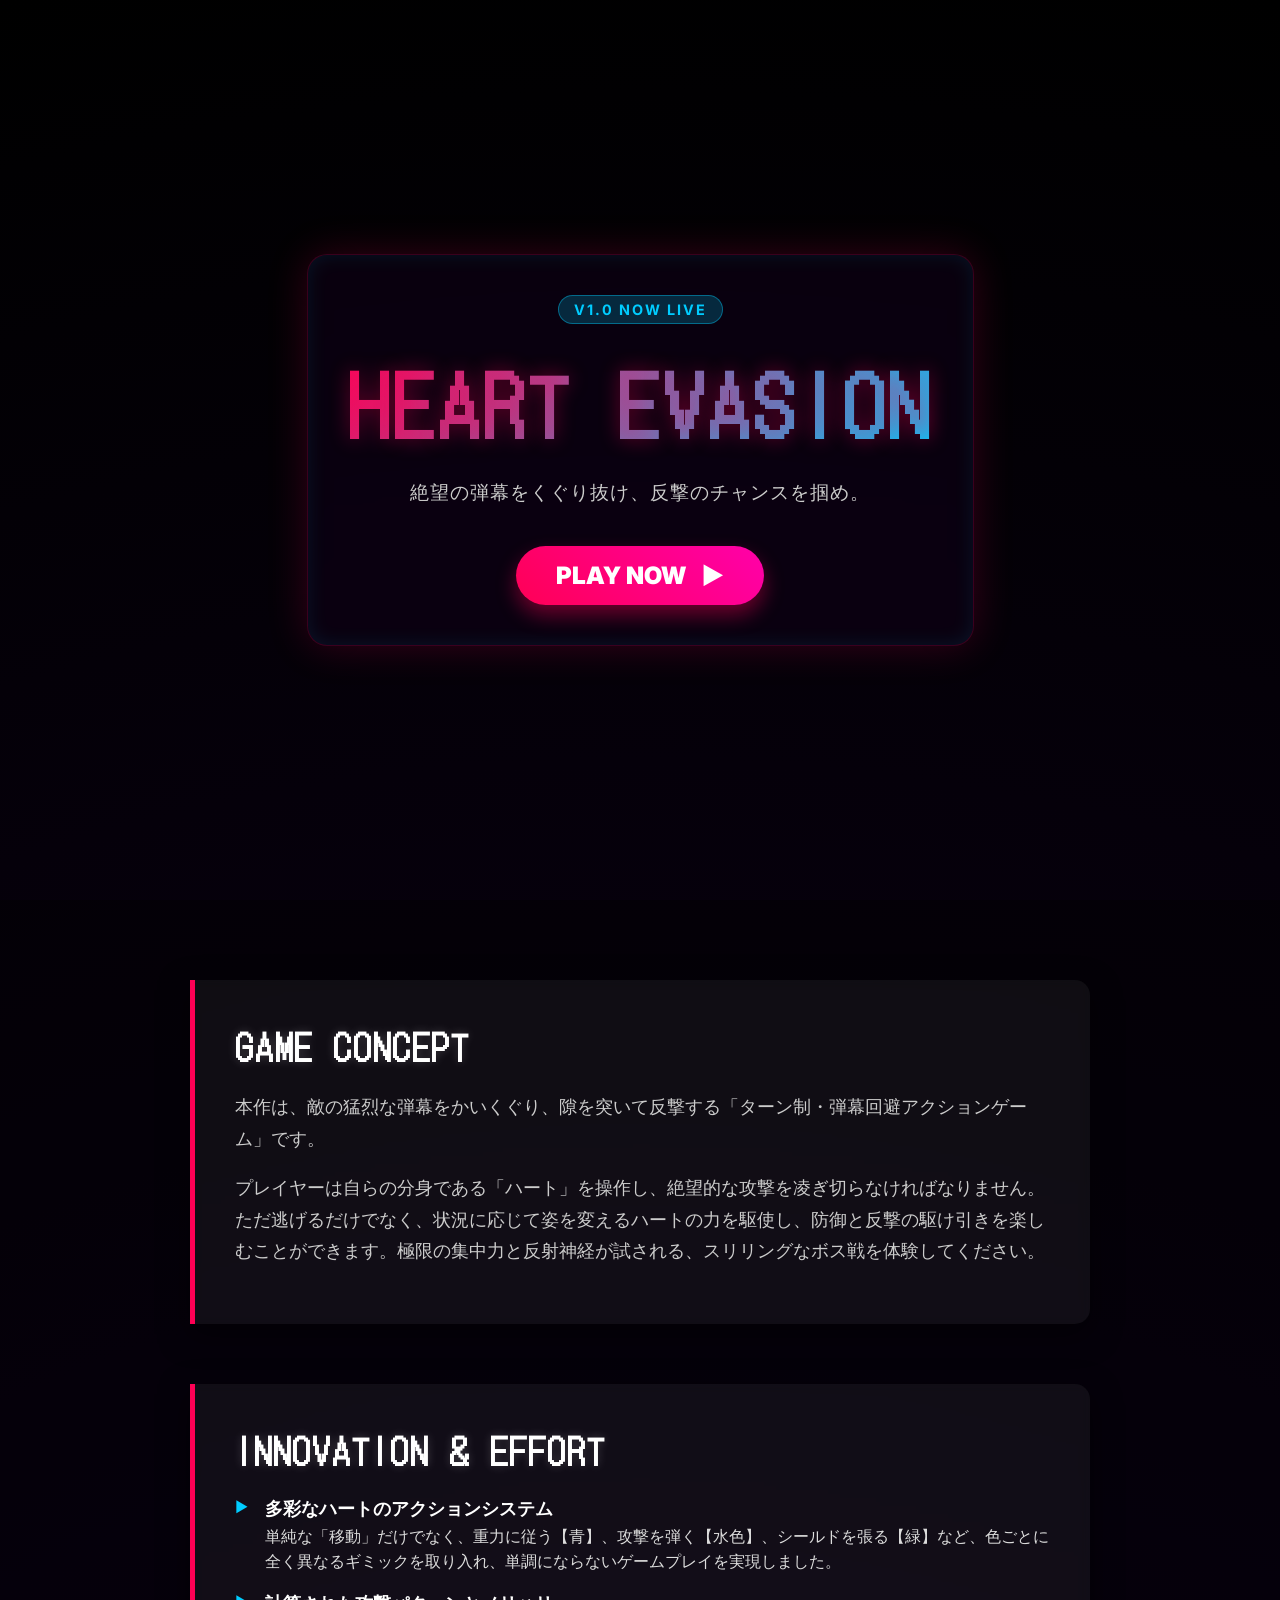
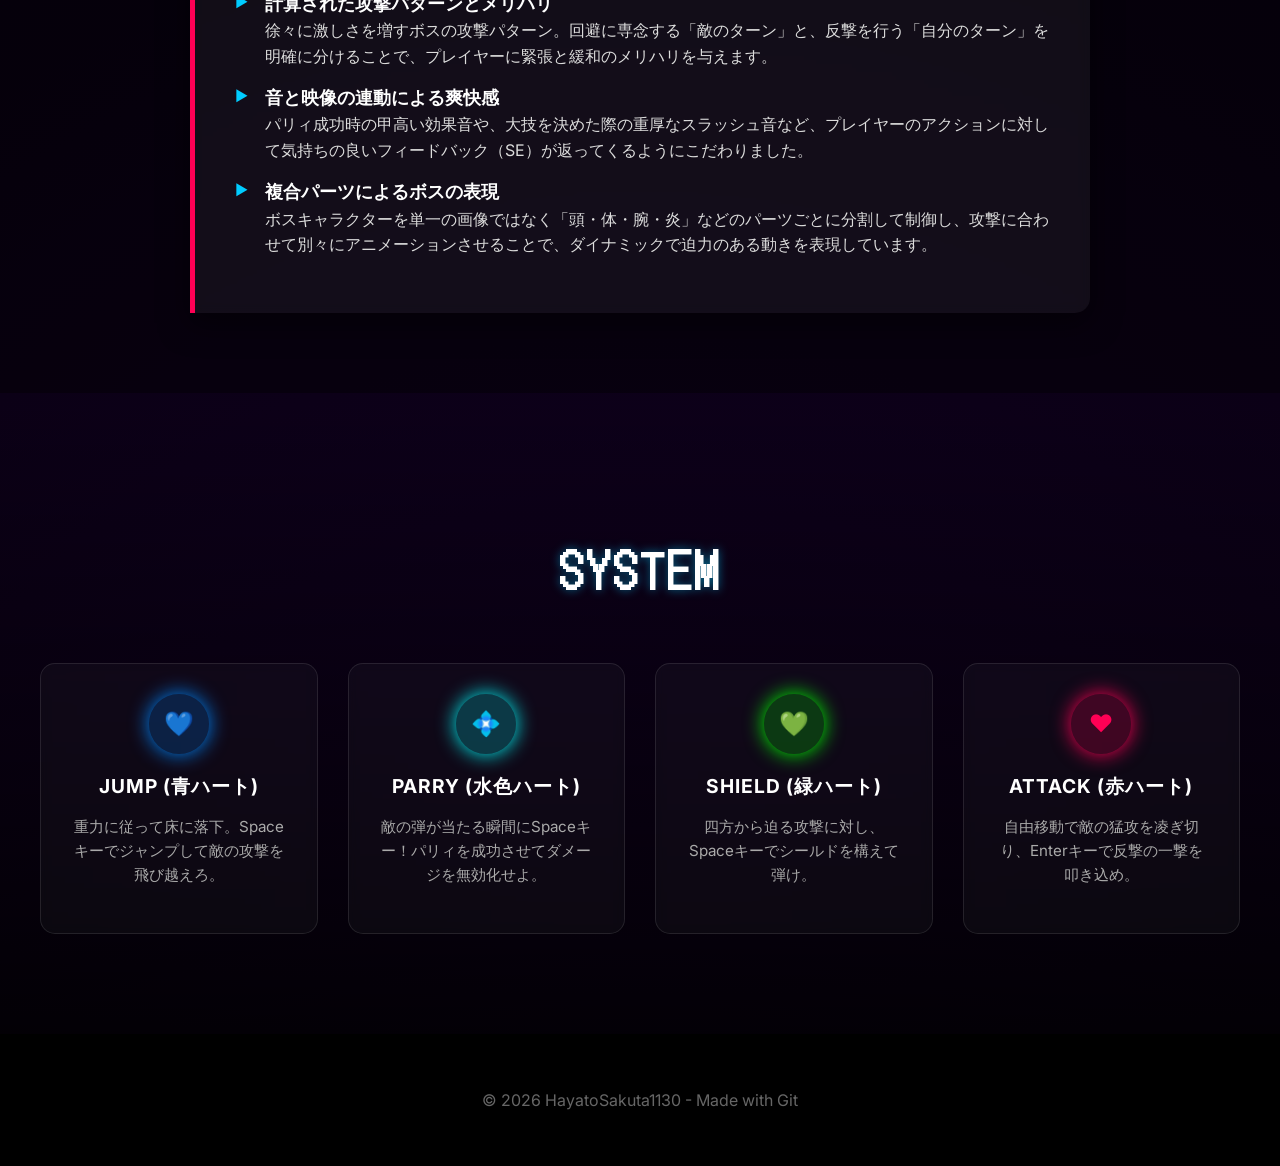
<file: about.html>
<!DOCTYPE html>
<html lang="ja">
<head>
    <meta charset="UTF-8">
    <meta name="viewport" content="width=device-width, initial-scale=1.0">
    <title>GitGame - ハート避けアクション</title>
    <link href="https://fonts.googleapis.com/css2?family=DotGothic16&family=Inter:wght@400;700;900&display=swap" rel="stylesheet">
    <style>
        body, html {
            margin: 0;
            padding: 0;
            width: 100%;
            min-height: 100%;
            background: radial-gradient(circle at bottom, #110022 0%, #000000 100%);
            color: #ffffff;
            font-family: 'Inter', sans-serif;
            overflow-x: hidden;
        }

        /* Background Stars Animation */
        @keyframes animStar {
            from { transform: translateY(0px); }
            to { transform: translateY(-2000px); }
        }

        .stars {
            position: fixed;
            top: 0; left: 0; right: 0; bottom: 0;
            z-index: -1;
            background: transparent;
            width: 1px; height: 1px;
            box-shadow: 10vw 20vh #FFF, 40vw 60vh #FFF, 80vw 10vh #FFF, 20vw 80vh #FFF, 50vw 30vh #FFF, 90vw 90vh #FFF, 15vw 40vh #FFF, 75vw 70vh #FFF;
            animation: animStar 50s linear infinite;
        }

        .hero {
            height: 100vh;
            display: flex;
            align-items: center;
            justify-content: center;
            perspective: 1000px;
            overflow: hidden;
        }

        .hero-content {
            text-align: center;
            padding: 40px;
            background: rgba(20, 0, 30, 0.4);
            border: 1px solid rgba(255, 0, 85, 0.2);
            border-radius: 20px;
            backdrop-filter: blur(10px);
            box-shadow: 0 0 40px rgba(255, 0, 85, 0.2), inset 0 0 20px rgba(0, 204, 255, 0.1);
            transform-style: preserve-3d;
            transition: transform 0.1s ease-out;
        }

        .badge {
            display: inline-block;
            padding: 5px 15px;
            border-radius: 20px;
            background: rgba(0, 204, 255, 0.2);
            color: #00ccff;
            font-size: 0.9em;
            font-weight: bold;
            letter-spacing: 2px;
            margin-bottom: 20px;
            border: 1px solid rgba(0, 204, 255, 0.4);
        }

        .hero-title {
            font-family: 'DotGothic16', sans-serif;
            font-size: 5rem;
            margin: 0;
            background: linear-gradient(135deg, #ff0055, #00ccff);
            -webkit-background-clip: text;
            -webkit-text-fill-color: transparent;
            text-shadow: 0 0 20px rgba(255, 0, 85, 0.4);
            letter-spacing: 5px;
        }

        .hero-subtitle {
            font-size: 1.2rem;
            color: #cccccc;
            margin: 20px 0 40px;
            letter-spacing: 1px;
        }

        .play-btn {
            display: inline-flex;
            align-items: center;
            gap: 15px;
            padding: 15px 40px;
            font-size: 1.5rem;
            font-weight: 900;
            color: #fff;
            text-decoration: none;
            background: linear-gradient(45deg, #ff0055, #ff00aa);
            border-radius: 30px;
            box-shadow: 0 10px 20px rgba(255, 0, 85, 0.4);
            transition: all 0.3s cubic-bezier(0.25, 0.8, 0.25, 1);
            position: relative;
            overflow: hidden;
        }

        .play-btn::before {
            content: '';
            position: absolute;
            top: 0; left: -100%; width: 100%; height: 100%;
            background: linear-gradient(90deg, transparent, rgba(255,255,255,0.4), transparent);
            transition: left 0.5s;
        }

        .play-btn:hover {
            transform: translateY(-5px) scale(1.05);
            box-shadow: 0 15px 30px rgba(255, 0, 85, 0.6), 0 0 20px rgba(0, 204, 255, 0.4);
        }

        .play-btn:hover::before {
            left: 100%;
        }

        .info-section {
            padding: 80px 20px;
            background: rgba(0, 0, 0, 0.4);
            position: relative;
        }

        .info-container {
            max-width: 900px;
            margin: 0 auto;
            display: flex;
            flex-direction: column;
            gap: 60px;
        }

        .info-box {
            background: rgba(255, 255, 255, 0.05);
            border-left: 5px solid #ff0055;
            padding: 40px;
            border-radius: 0 15px 15px 0;
            backdrop-filter: blur(5px);
            box-shadow: 0 10px 30px rgba(0,0,0,0.5);
            transition: transform 0.3s ease;
        }

        .info-box:hover {
            transform: scale(1.02);
            border-left: 5px solid #00ccff;
        }

        .info-title {
            font-family: 'DotGothic16', sans-serif;
            font-size: 2.2rem;
            color: #fff;
            margin-top: 0;
            margin-bottom: 20px;
            letter-spacing: 2px;
            text-shadow: 0 0 10px rgba(255, 255, 255, 0.2);
        }

        .info-text {
            color: #ccc;
            line-height: 1.8;
            font-size: 1.1rem;
        }

        .info-list {
            list-style: none;
            padding: 0;
            margin: 0;
        }

        .info-list li {
            position: relative;
            padding-left: 30px;
            margin-bottom: 15px;
            color: #ddd;
            line-height: 1.6;
        }

        .info-list li::before {
            content: '▶';
            position: absolute;
            left: 0;
            color: #00ccff;
            font-size: 0.9em;
        }
        
        .info-list strong {
            color: #fff;
            font-size: 1.1em;
        }

        .features {
            padding: 100px 20px;
            background: linear-gradient(to bottom, transparent, rgba(0,0,0,0.8));
        }

        .container {
            max-width: 1200px;
            margin: 0 auto;
        }

        .section-title {
            font-family: 'DotGothic16', sans-serif;
            font-size: 3rem;
            text-align: center;
            margin-bottom: 60px;
            color: #fff;
            letter-spacing: 3px;
            text-shadow: 0 0 10px rgba(0, 204, 255, 0.5);
        }

        .feature-grid {
            display: grid;
            grid-template-columns: repeat(auto-fit, minmax(250px, 1fr));
            gap: 30px;
        }

        .feature-card {
            background: rgba(255, 255, 255, 0.03);
            border: 1px solid rgba(255, 255, 255, 0.1);
            border-radius: 15px;
            padding: 30px;
            text-align: center;
            transition: transform 0.3s, background 0.3s;
            backdrop-filter: blur(5px);
        }

        .feature-card:hover {
            transform: translateY(-10px);
            background: rgba(255, 255, 255, 0.08);
        }

        .icon-container {
            width: 60px; height: 60px;
            margin: 0 auto 20px;
            border-radius: 50%;
            display: flex;
            align-items: center;
            justify-content: center;
            font-size: 1.5rem;
            box-shadow: 0 0 20px currentColor;
        }

        .icon-container.blue { color: #0088ff; background: rgba(0, 136, 255, 0.2); }
        .icon-container.lightblue { color: #00ffff; background: rgba(0, 255, 255, 0.2); }
        .icon-container.green { color: #00ff00; background: rgba(0, 255, 0, 0.2); }
        .icon-container.red { color: #ff0055; background: rgba(255, 0, 85, 0.2); }

        .feature-card h3 {
            font-size: 1.2rem;
            margin-bottom: 15px;
            letter-spacing: 1px;
        }

        .feature-card p {
            color: #aaa;
            line-height: 1.6;
            font-size: 0.95rem;
        }

        .site-footer {
            text-align: center;
            padding: 40px;
            color: #666;
            background: #000;
        }
    </style>
</head>
<body>
    <div class="stars"></div>

    <header class="hero">
        <div class="hero-content">
            <div class="badge">V1.0 NOW LIVE</div>
            <h1 class="hero-title">HEART EVASION</h1>
            <p class="hero-subtitle">絶望の弾幕をくぐり抜け、反撃のチャンスを掴め。</p>
            <a href="index.html" class="play-btn">
                <span class="btn-text">PLAY NOW</span>
                <span class="btn-icon">▶</span>
            </a>
        </div>
    </header>

    <section class="info-section">
        <div class="info-container">
            <!-- ゲームコンセプト -->
            <div class="info-box">
                <h2 class="info-title">GAME CONCEPT</h2>
                <div class="info-text">
                    <p>本作は、敵の猛烈な弾幕をかいくぐり、隙を突いて反撃する「ターン制・弾幕回避アクションゲーム」です。</p>
                    <p>プレイヤーは自らの分身である「ハート」を操作し、絶望的な攻撃を凌ぎ切らなければなりません。ただ逃げるだけでなく、状況に応じて姿を変えるハートの力を駆使し、防御と反撃の駆け引きを楽しむことができます。極限の集中力と反射神経が試される、スリリングなボス戦を体験してください。</p>
                </div>
            </div>

            <!-- 工夫した点 -->
            <div class="info-box">
                <h2 class="info-title">INNOVATION & EFFORT</h2>
                <ul class="info-list">
                    <li><strong>多彩なハートのアクションシステム</strong><br>単純な「移動」だけでなく、重力に従う【青】、攻撃を弾く【水色】、シールドを張る【緑】など、色ごとに全く異なるギミックを取り入れ、単調にならないゲームプレイを実現しました。</li>
                    <li><strong>計算された攻撃パターンとメリハリ</strong><br>徐々に激しさを増すボスの攻撃パターン。回避に専念する「敵のターン」と、反撃を行う「自分のターン」を明確に分けることで、プレイヤーに緊張と緩和のメリハリを与えます。</li>
                    <li><strong>音と映像の連動による爽快感</strong><br>パリィ成功時の甲高い効果音や、大技を決めた際の重厚なスラッシュ音など、プレイヤーのアクションに対して気持ちの良いフィードバック（SE）が返ってくるようにこだわりました。</li>
                    <li><strong>複合パーツによるボスの表現</strong><br>ボスキャラクターを単一の画像ではなく「頭・体・腕・炎」などのパーツごとに分割して制御し、攻撃に合わせて別々にアニメーションさせることで、ダイナミックで迫力のある動きを表現しています。</li>
                </ul>
            </div>
        </div>
    </section>

    <section class="features">
        <div class="container">
            <h2 class="section-title">SYSTEM</h2>
            <div class="feature-grid">
                <div class="feature-card">
                    <div class="icon-container blue">
                        <span class="icon">💙</span>
                    </div>
                    <h3>JUMP (青ハート)</h3>
                    <p>重力に従って床に落下。Spaceキーでジャンプして敵の攻撃を飛び越えろ。</p>
                </div>
                <div class="feature-card">
                    <div class="icon-container lightblue">
                        <span class="icon">💠</span>
                    </div>
                    <h3>PARRY (水色ハート)</h3>
                    <p>敵の弾が当たる瞬間にSpaceキー！パリィを成功させてダメージを無効化せよ。</p>
                </div>
                <div class="feature-card">
                    <div class="icon-container green">
                        <span class="icon">💚</span>
                    </div>
                    <h3>SHIELD (緑ハート)</h3>
                    <p>四方から迫る攻撃に対し、Spaceキーでシールドを構えて弾け。</p>
                </div>
                <div class="feature-card">
                    <div class="icon-container red">
                        <span class="icon">❤</span>
                    </div>
                    <h3>ATTACK (赤ハート)</h3>
                    <p>自由移動で敵の猛攻を凌ぎ切り、Enterキーで反撃の一撃を叩き込め。</p>
                </div>
            </div>
        </div>
    </section>

    <footer class="site-footer">
        <p>&copy; 2026 HayatoSakuta1130 - Made with Git</p>
    </footer>

    <script>
        // Simple parallax effect for hero content
        document.addEventListener('mousemove', (e) => {
            const heroContent = document.querySelector('.hero-content');
            const xAxis = (window.innerWidth / 2 - e.pageX) / 50;
            const yAxis = (window.innerHeight / 2 - e.pageY) / 50;
            heroContent.style.transform = `rotateY(${xAxis}deg) rotateX(${yAxis}deg)`;
        });
    </script>
</body>
</html>
</file>
